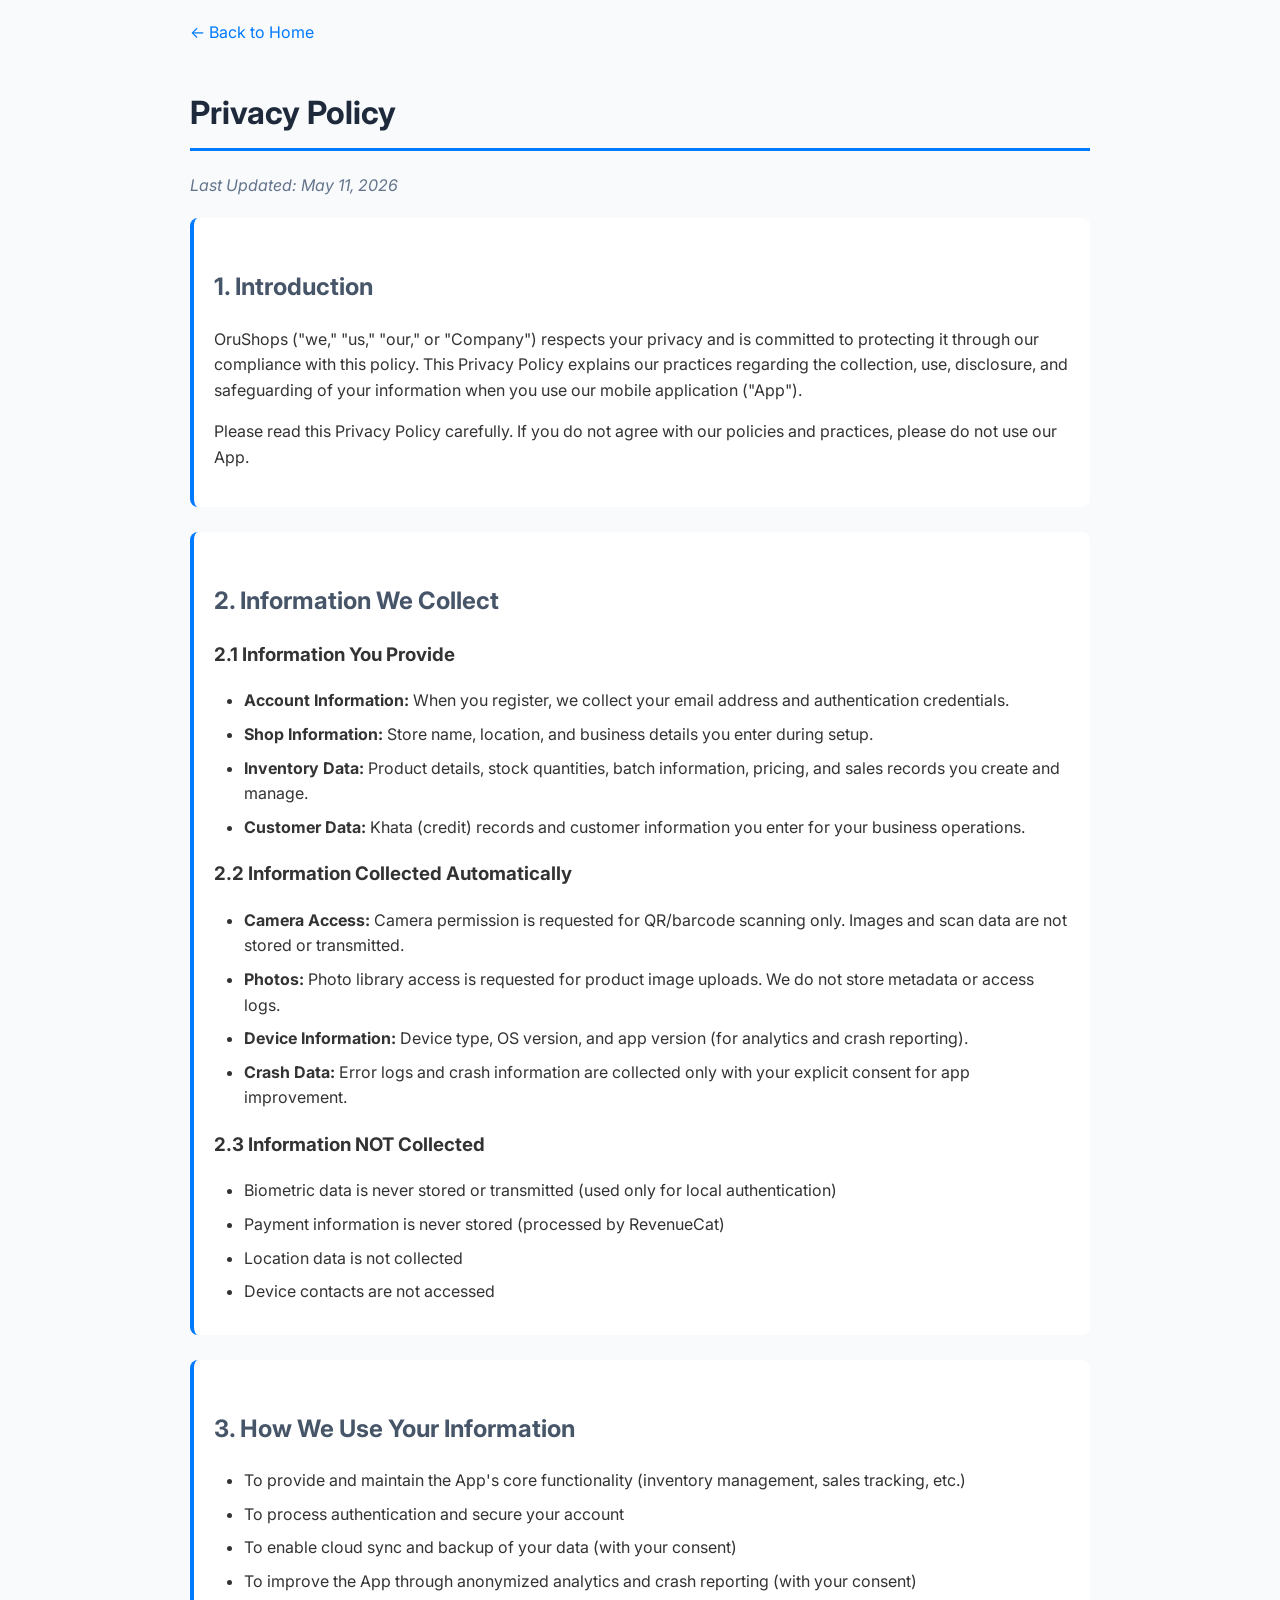
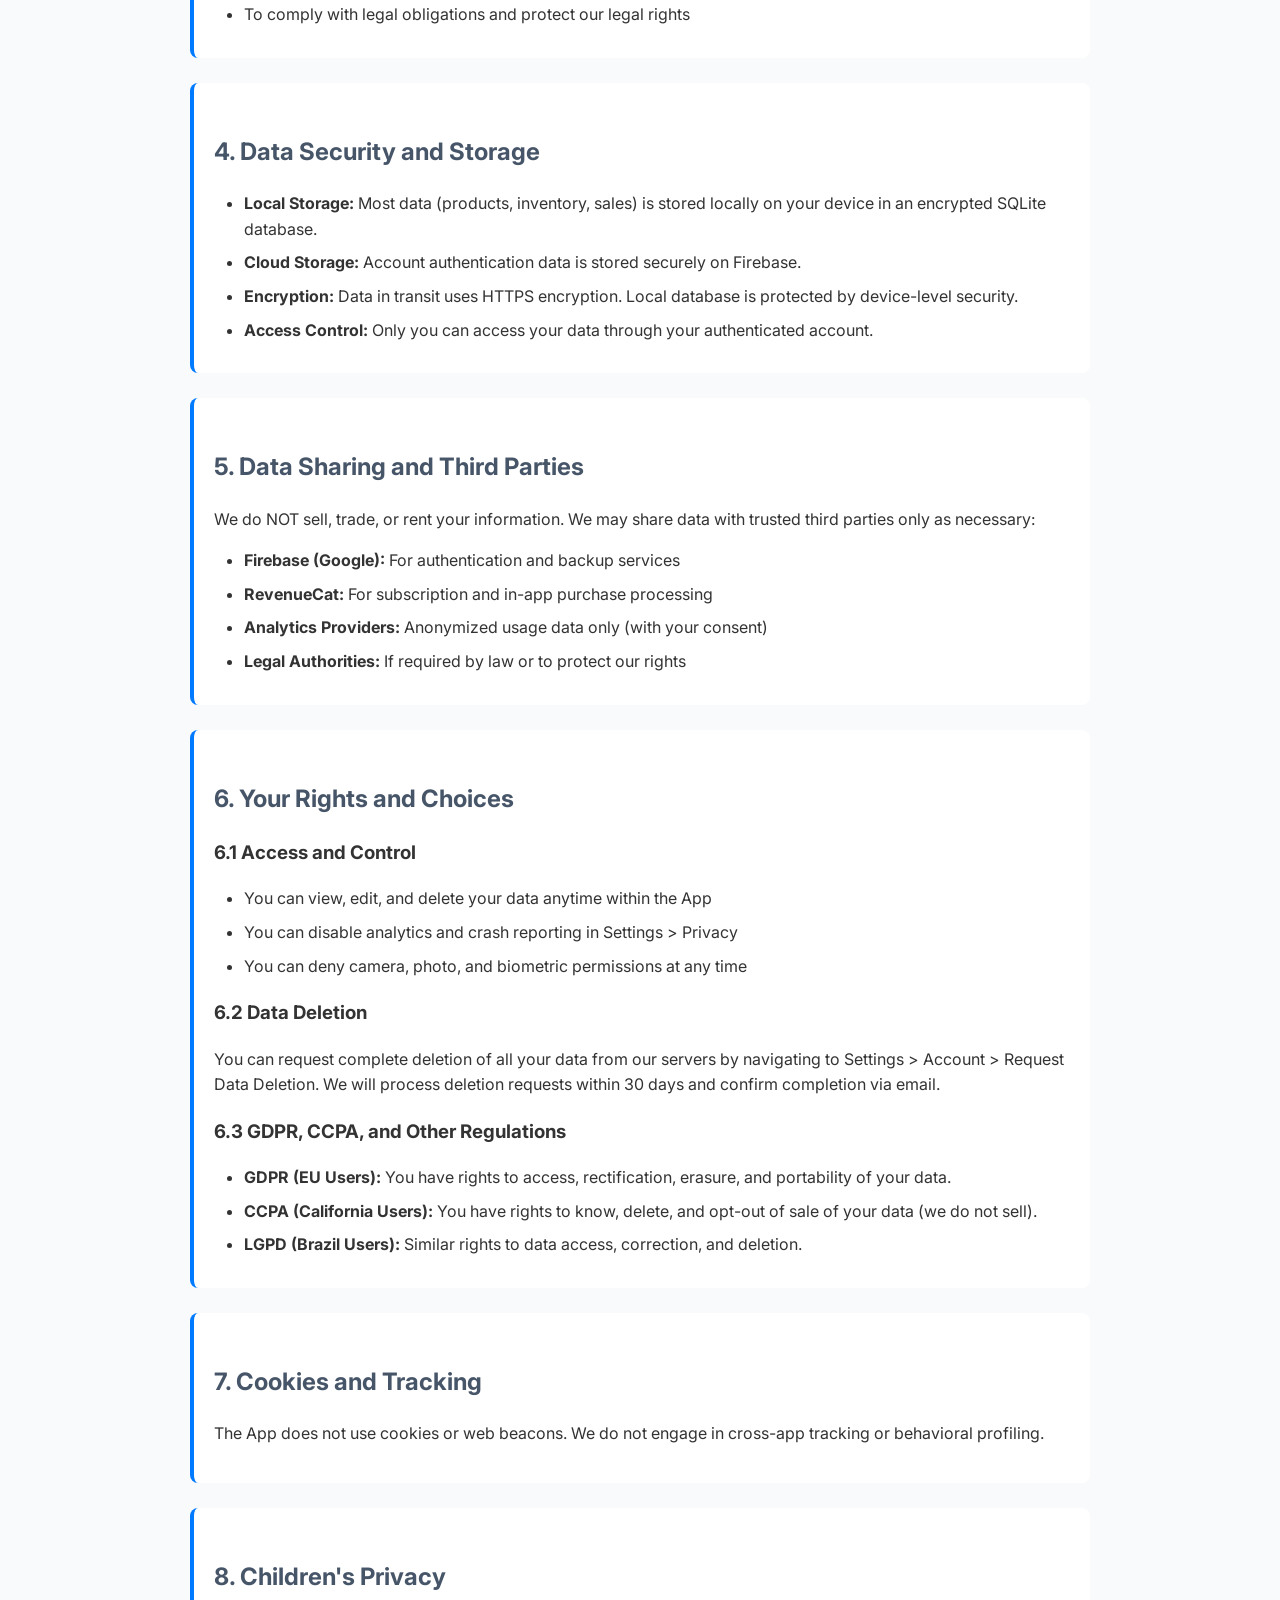
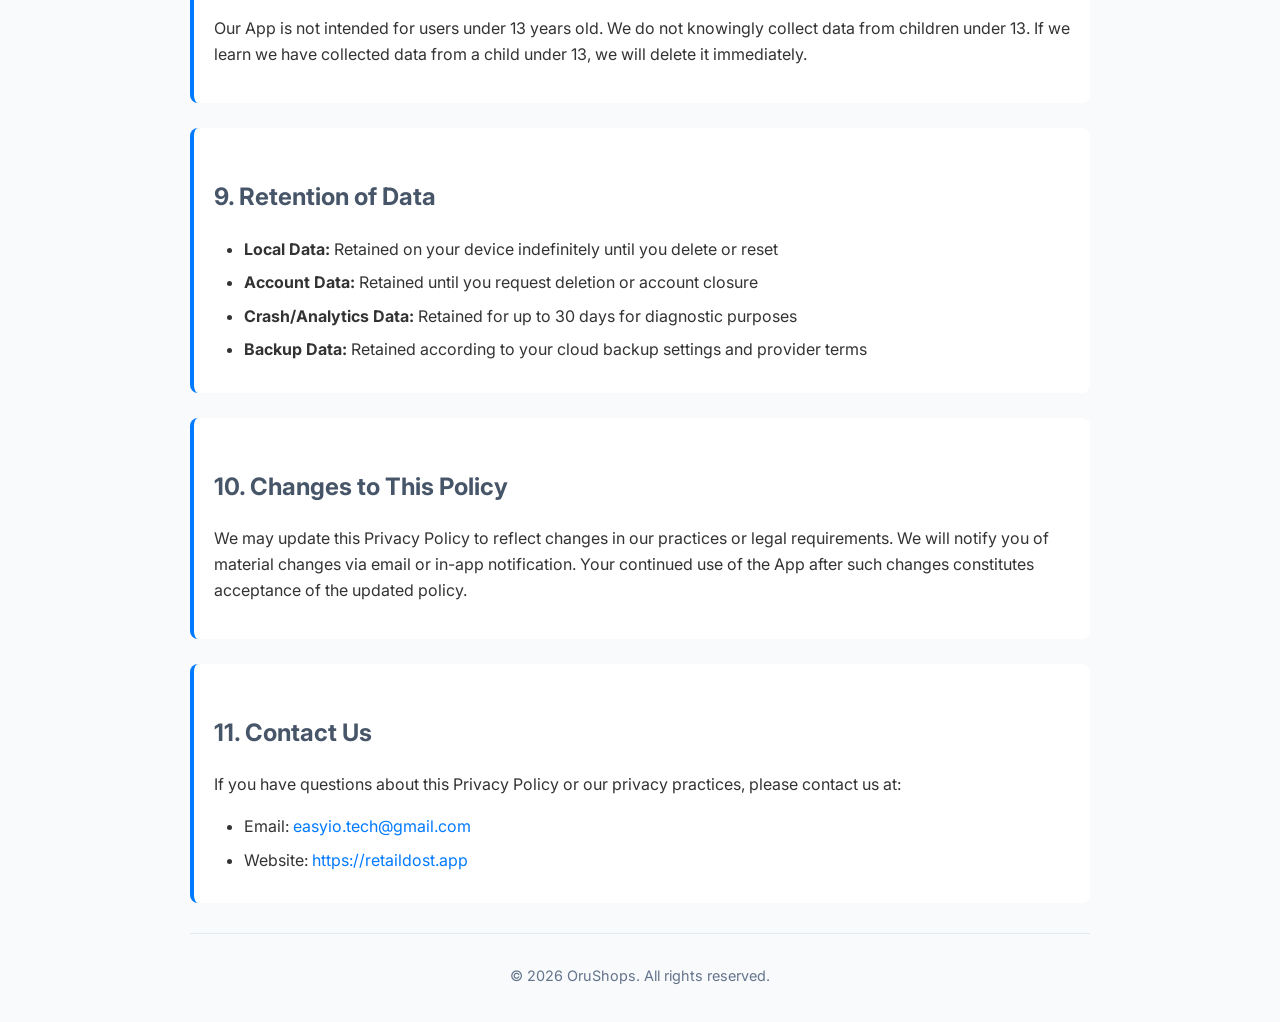
<file: privacy_policy.html>
<!DOCTYPE html>
<html lang="en">
<head>
    <meta charset="UTF-8">
    <meta name="viewport" content="width=device-width, initial-scale=1.0">
    <title>Privacy Policy - OruShops</title>
    <link href="https://fonts.googleapis.com/css2?family=Inter:wght@400;500;600;700&display=swap" rel="stylesheet">
    <style>
        body { font-family: 'Inter', -apple-system, BlinkMacSystemFont, "Segoe UI", Roboto, sans-serif; line-height: 1.6; max-width: 900px; margin: 0 auto; padding: 20px; color: #333; background-color: #F8FAFC; }
        h1 { color: #1E293B; border-bottom: 3px solid #007AFF; padding-bottom: 10px; }
        h2 { color: #475569; margin-top: 30px; }
        .last-updated { color: #64748B; font-style: italic; margin-bottom: 20px; }
        .section { margin-bottom: 25px; background: white; padding: 20px; border-radius: 8px; border-left: 4px solid #007AFF; }
        ul { margin: 10px 0; padding-left: 30px; }
        li { margin-bottom: 8px; }
        a { color: #007AFF; text-decoration: none; }
        a:hover { text-decoration: underline; }
        .back-link { display: inline-block; margin-bottom: 20px; color: #007AFF; text-decoration: none; }
        .back-link:hover { text-decoration: underline; }
    </style>
</head>
<body>
    <a href="index.html" class="back-link">← Back to Home</a>
    <h1>Privacy Policy</h1>
    <p class="last-updated">Last Updated: May 11, 2026</p>

    <div class="section">
        <h2>1. Introduction</h2>
        <p>OruShops ("we," "us," "our," or "Company") respects your privacy and is committed to protecting it through our compliance with this policy. This Privacy Policy explains our practices regarding the collection, use, disclosure, and safeguarding of your information when you use our mobile application ("App").</p>
        <p>Please read this Privacy Policy carefully. If you do not agree with our policies and practices, please do not use our App.</p>
    </div>

    <div class="section">
        <h2>2. Information We Collect</h2>
        <h3>2.1 Information You Provide</h3>
        <ul>
            <li><strong>Account Information:</strong> When you register, we collect your email address and authentication credentials.</li>
            <li><strong>Shop Information:</strong> Store name, location, and business details you enter during setup.</li>
            <li><strong>Inventory Data:</strong> Product details, stock quantities, batch information, pricing, and sales records you create and manage.</li>
            <li><strong>Customer Data:</strong> Khata (credit) records and customer information you enter for your business operations.</li>
        </ul>

        <h3>2.2 Information Collected Automatically</h3>
        <ul>
            <li><strong>Camera Access:</strong> Camera permission is requested for QR/barcode scanning only. Images and scan data are not stored or transmitted.</li>
            <li><strong>Photos:</strong> Photo library access is requested for product image uploads. We do not store metadata or access logs.</li>
            <li><strong>Device Information:</strong> Device type, OS version, and app version (for analytics and crash reporting).</li>
            <li><strong>Crash Data:</strong> Error logs and crash information are collected only with your explicit consent for app improvement.</li>
        </ul>

        <h3>2.3 Information NOT Collected</h3>
        <ul>
            <li>Biometric data is never stored or transmitted (used only for local authentication)</li>
            <li>Payment information is never stored (processed by RevenueCat)</li>
            <li>Location data is not collected</li>
            <li>Device contacts are not accessed</li>
        </ul>
    </div>

    <div class="section">
        <h2>3. How We Use Your Information</h2>
        <ul>
            <li>To provide and maintain the App's core functionality (inventory management, sales tracking, etc.)</li>
            <li>To process authentication and secure your account</li>
            <li>To enable cloud sync and backup of your data (with your consent)</li>
            <li>To improve the App through anonymized analytics and crash reporting (with your consent)</li>
            <li>To comply with legal obligations and protect our legal rights</li>
        </ul>
    </div>

    <div class="section">
        <h2>4. Data Security and Storage</h2>
        <ul>
            <li><strong>Local Storage:</strong> Most data (products, inventory, sales) is stored locally on your device in an encrypted SQLite database.</li>
            <li><strong>Cloud Storage:</strong> Account authentication data is stored securely on Firebase.</li>
            <li><strong>Encryption:</strong> Data in transit uses HTTPS encryption. Local database is protected by device-level security.</li>
            <li><strong>Access Control:</strong> Only you can access your data through your authenticated account.</li>
        </ul>
    </div>

    <div class="section">
        <h2>5. Data Sharing and Third Parties</h2>
        <p>We do NOT sell, trade, or rent your information. We may share data with trusted third parties only as necessary:</p>
        <ul>
            <li><strong>Firebase (Google):</strong> For authentication and backup services</li>
            <li><strong>RevenueCat:</strong> For subscription and in-app purchase processing</li>
            <li><strong>Analytics Providers:</strong> Anonymized usage data only (with your consent)</li>
            <li><strong>Legal Authorities:</strong> If required by law or to protect our rights</li>
        </ul>
    </div>

    <div class="section">
        <h2>6. Your Rights and Choices</h2>
        <h3>6.1 Access and Control</h3>
        <ul>
            <li>You can view, edit, and delete your data anytime within the App</li>
            <li>You can disable analytics and crash reporting in Settings > Privacy</li>
            <li>You can deny camera, photo, and biometric permissions at any time</li>
        </ul>

        <h3>6.2 Data Deletion</h3>
        <p>You can request complete deletion of all your data from our servers by navigating to Settings > Account > Request Data Deletion. We will process deletion requests within 30 days and confirm completion via email.</p>

        <h3>6.3 GDPR, CCPA, and Other Regulations</h3>
        <ul>
            <li><strong>GDPR (EU Users):</strong> You have rights to access, rectification, erasure, and portability of your data.</li>
            <li><strong>CCPA (California Users):</strong> You have rights to know, delete, and opt-out of sale of your data (we do not sell).</li>
            <li><strong>LGPD (Brazil Users):</strong> Similar rights to data access, correction, and deletion.</li>
        </ul>
    </div>

    <div class="section">
        <h2>7. Cookies and Tracking</h2>
        <p>The App does not use cookies or web beacons. We do not engage in cross-app tracking or behavioral profiling.</p>
    </div>

    <div class="section">
        <h2>8. Children's Privacy</h2>
        <p>Our App is not intended for users under 13 years old. We do not knowingly collect data from children under 13. If we learn we have collected data from a child under 13, we will delete it immediately.</p>
    </div>

    <div class="section">
        <h2>9. Retention of Data</h2>
        <ul>
            <li><strong>Local Data:</strong> Retained on your device indefinitely until you delete or reset</li>
            <li><strong>Account Data:</strong> Retained until you request deletion or account closure</li>
            <li><strong>Crash/Analytics Data:</strong> Retained for up to 30 days for diagnostic purposes</li>
            <li><strong>Backup Data:</strong> Retained according to your cloud backup settings and provider terms</li>
        </ul>
    </div>

    <div class="section">
        <h2>10. Changes to This Policy</h2>
        <p>We may update this Privacy Policy to reflect changes in our practices or legal requirements. We will notify you of material changes via email or in-app notification. Your continued use of the App after such changes constitutes acceptance of the updated policy.</p>
    </div>

    <div class="section">
        <h2>11. Contact Us</h2>
        <p>If you have questions about this Privacy Policy or our privacy practices, please contact us at:</p>
        <ul>
            <li>Email: <a href="mailto:easyio.tech@gmail.com">easyio.tech@gmail.com</a></li>
            <li>Website: <a href="https://retaildost.app" target="_blank">https://retaildost.app</a></li>
        </ul>
    </div>

    <hr style="margin: 30px 0; border: none; border-top: 1px solid #E2E8F0;">
    <p style="font-size: 0.9em; color: #64748B; text-align: center;">© 2026 OruShops. All rights reserved.</p>
</body>
</html>
</file>
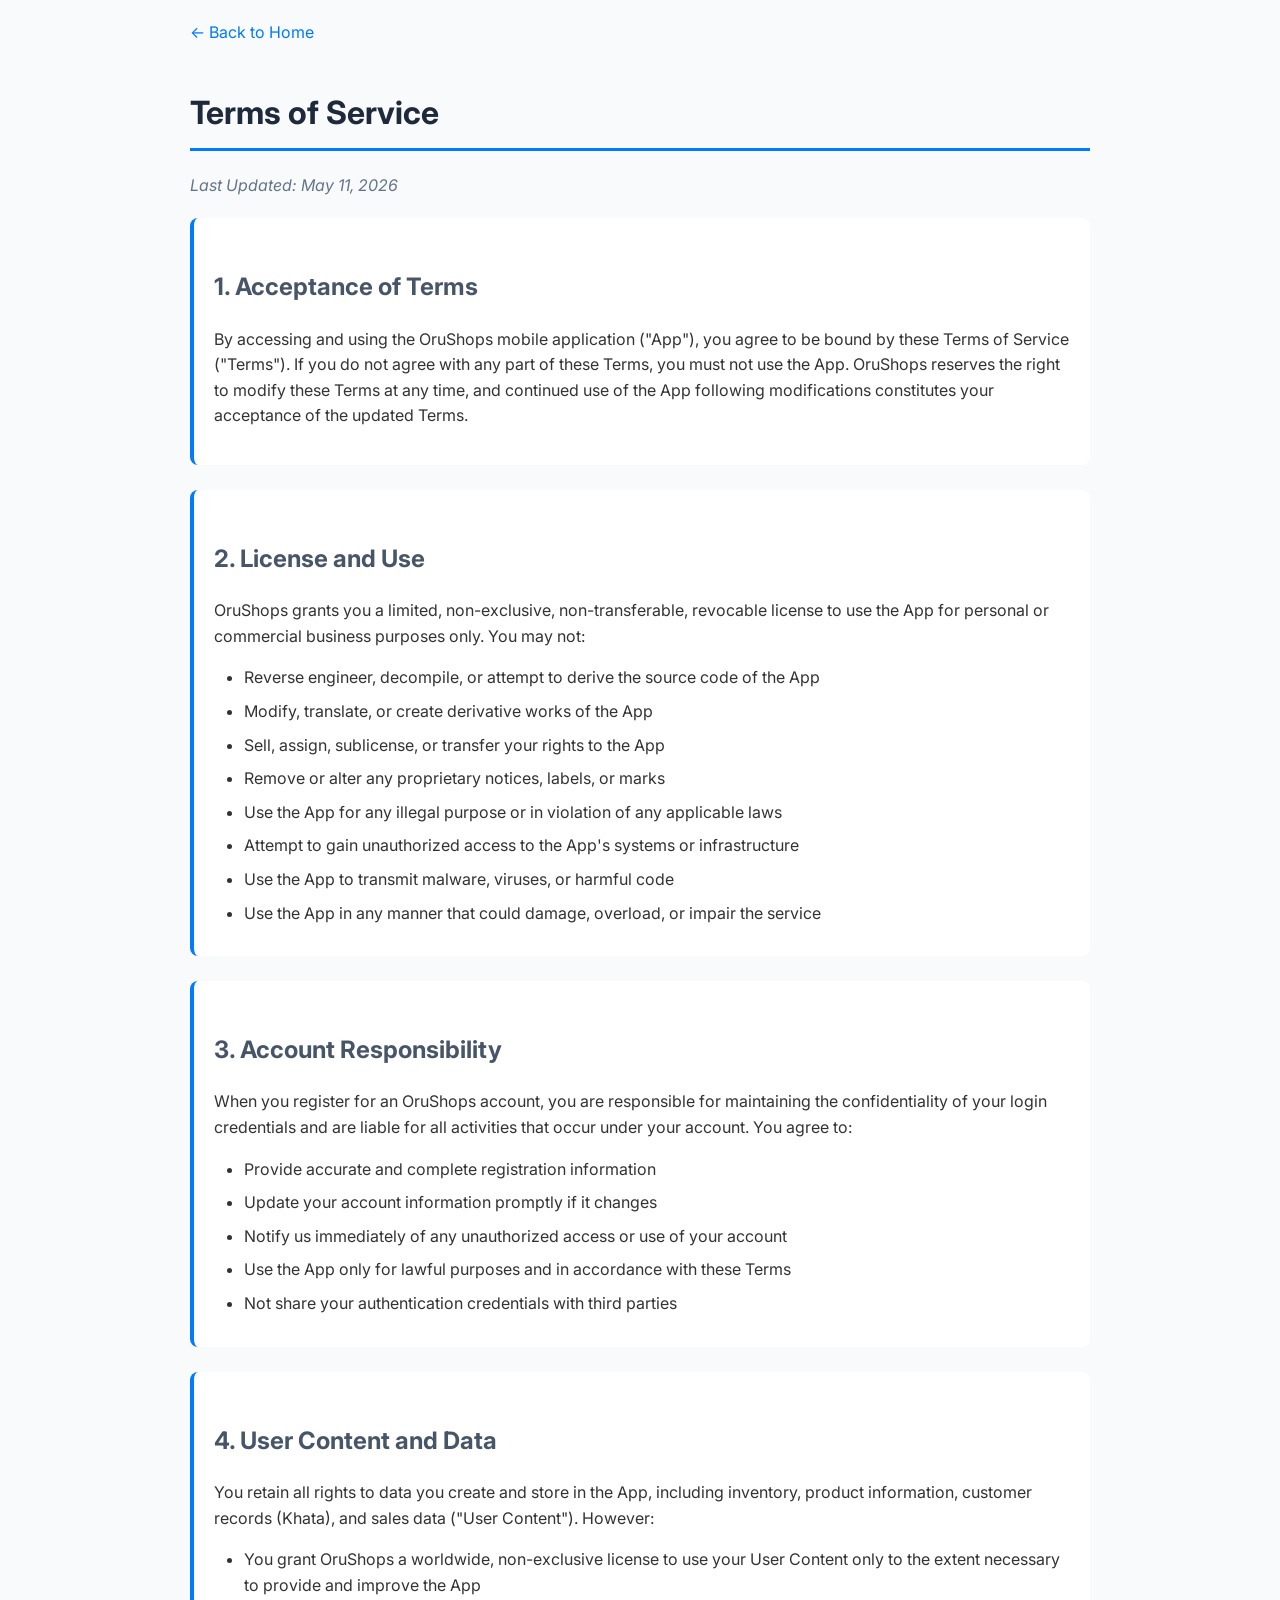
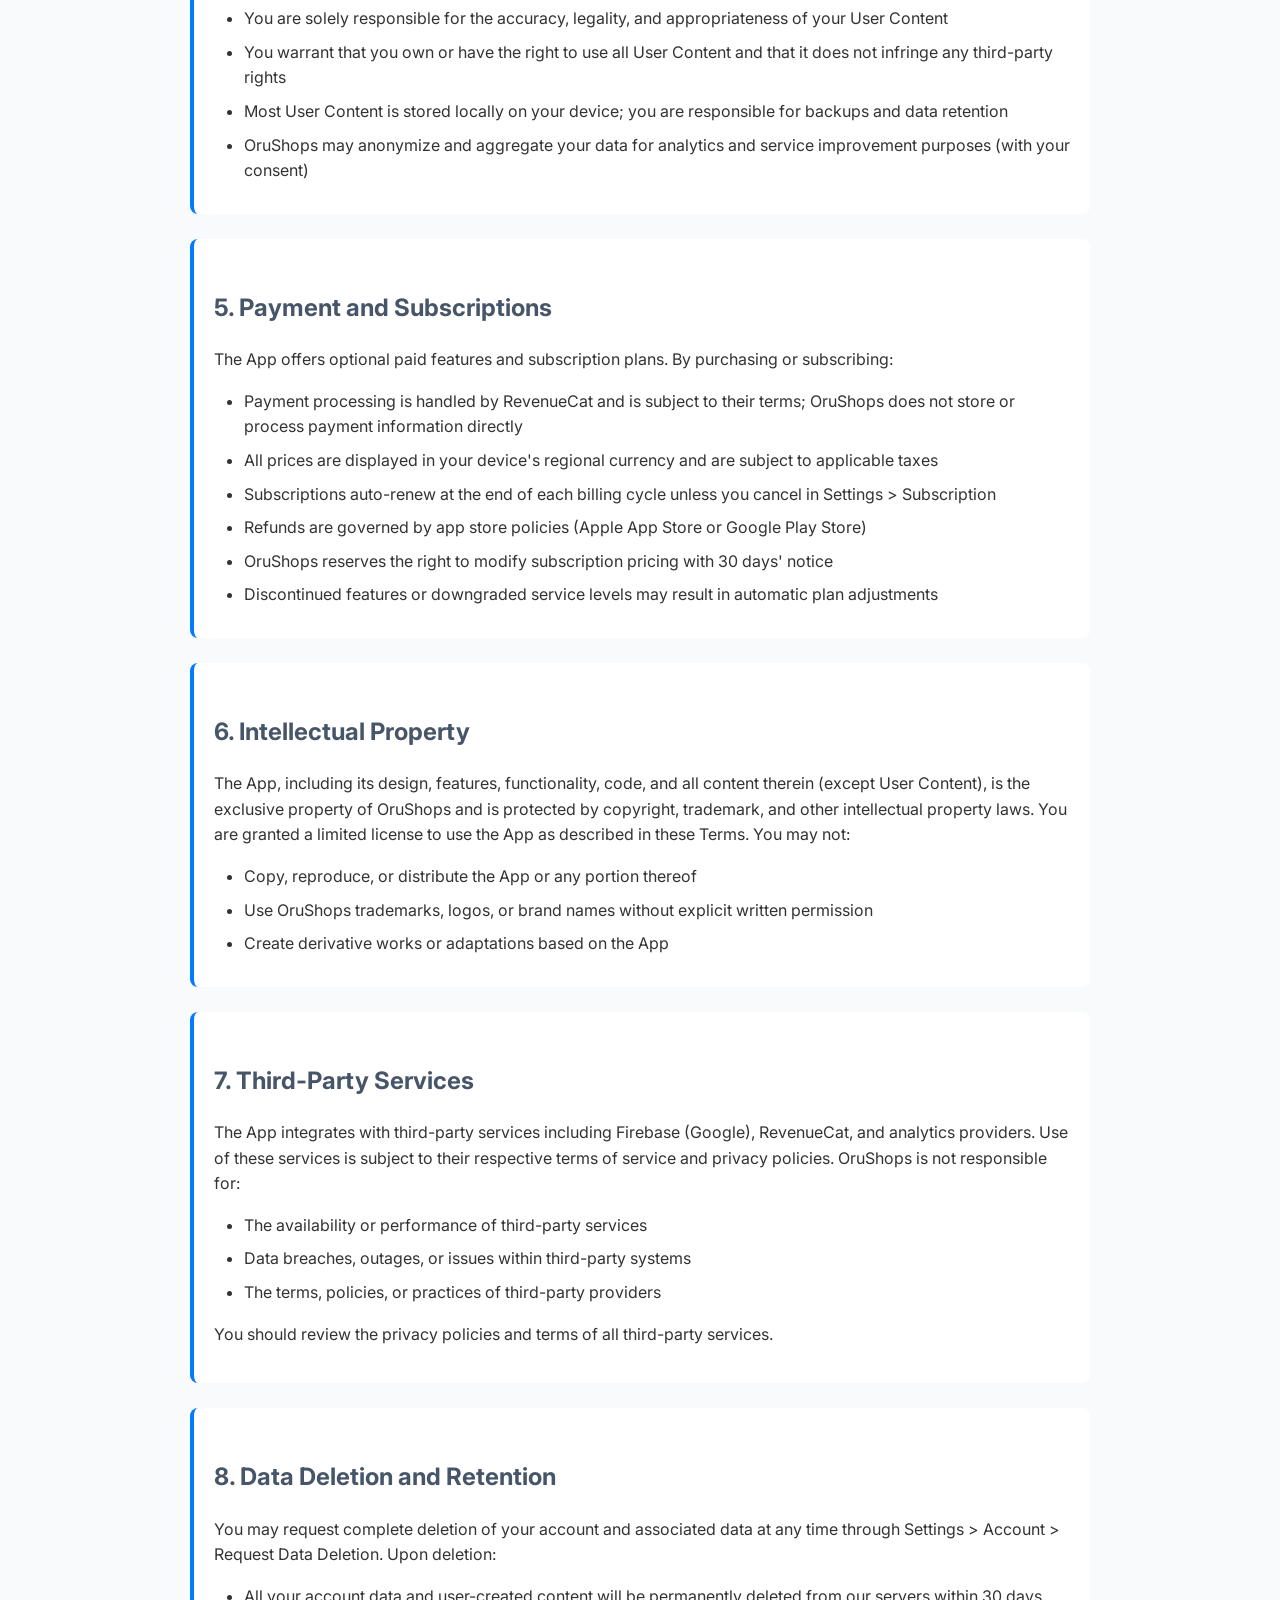
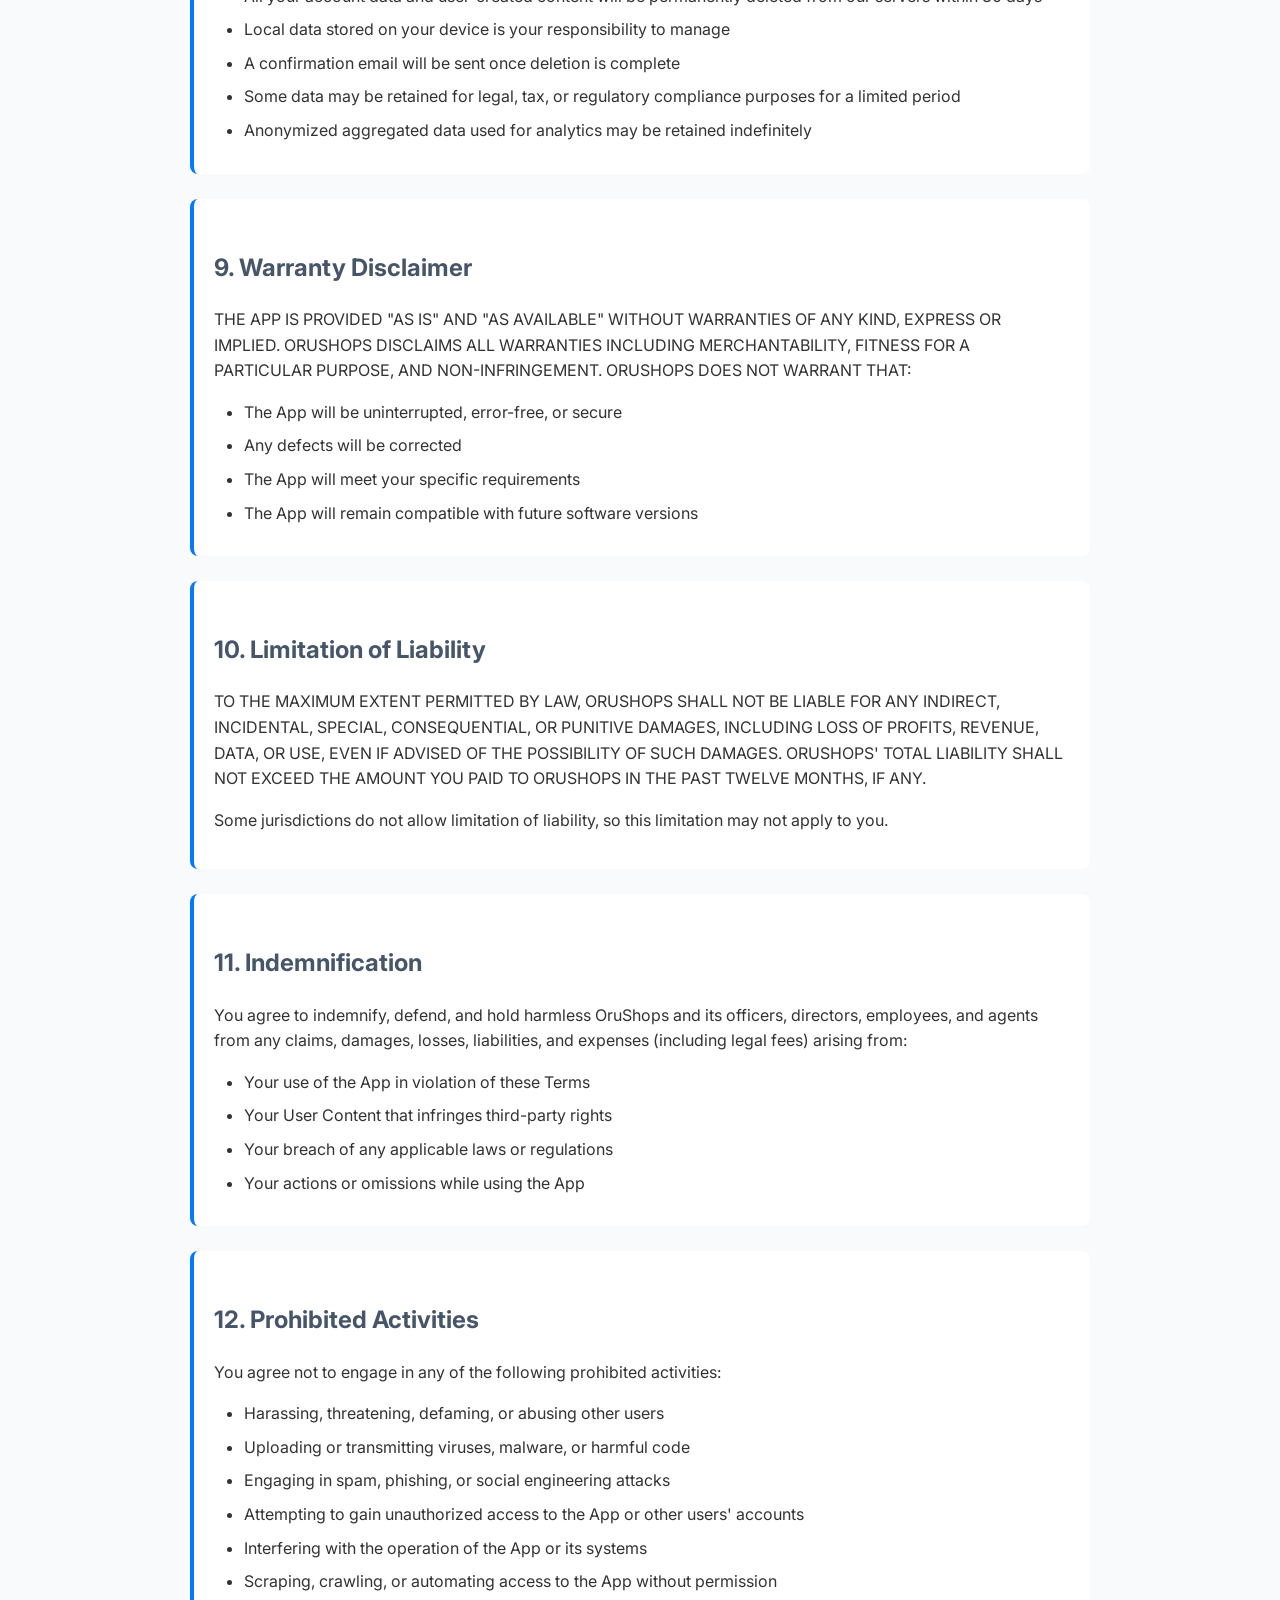
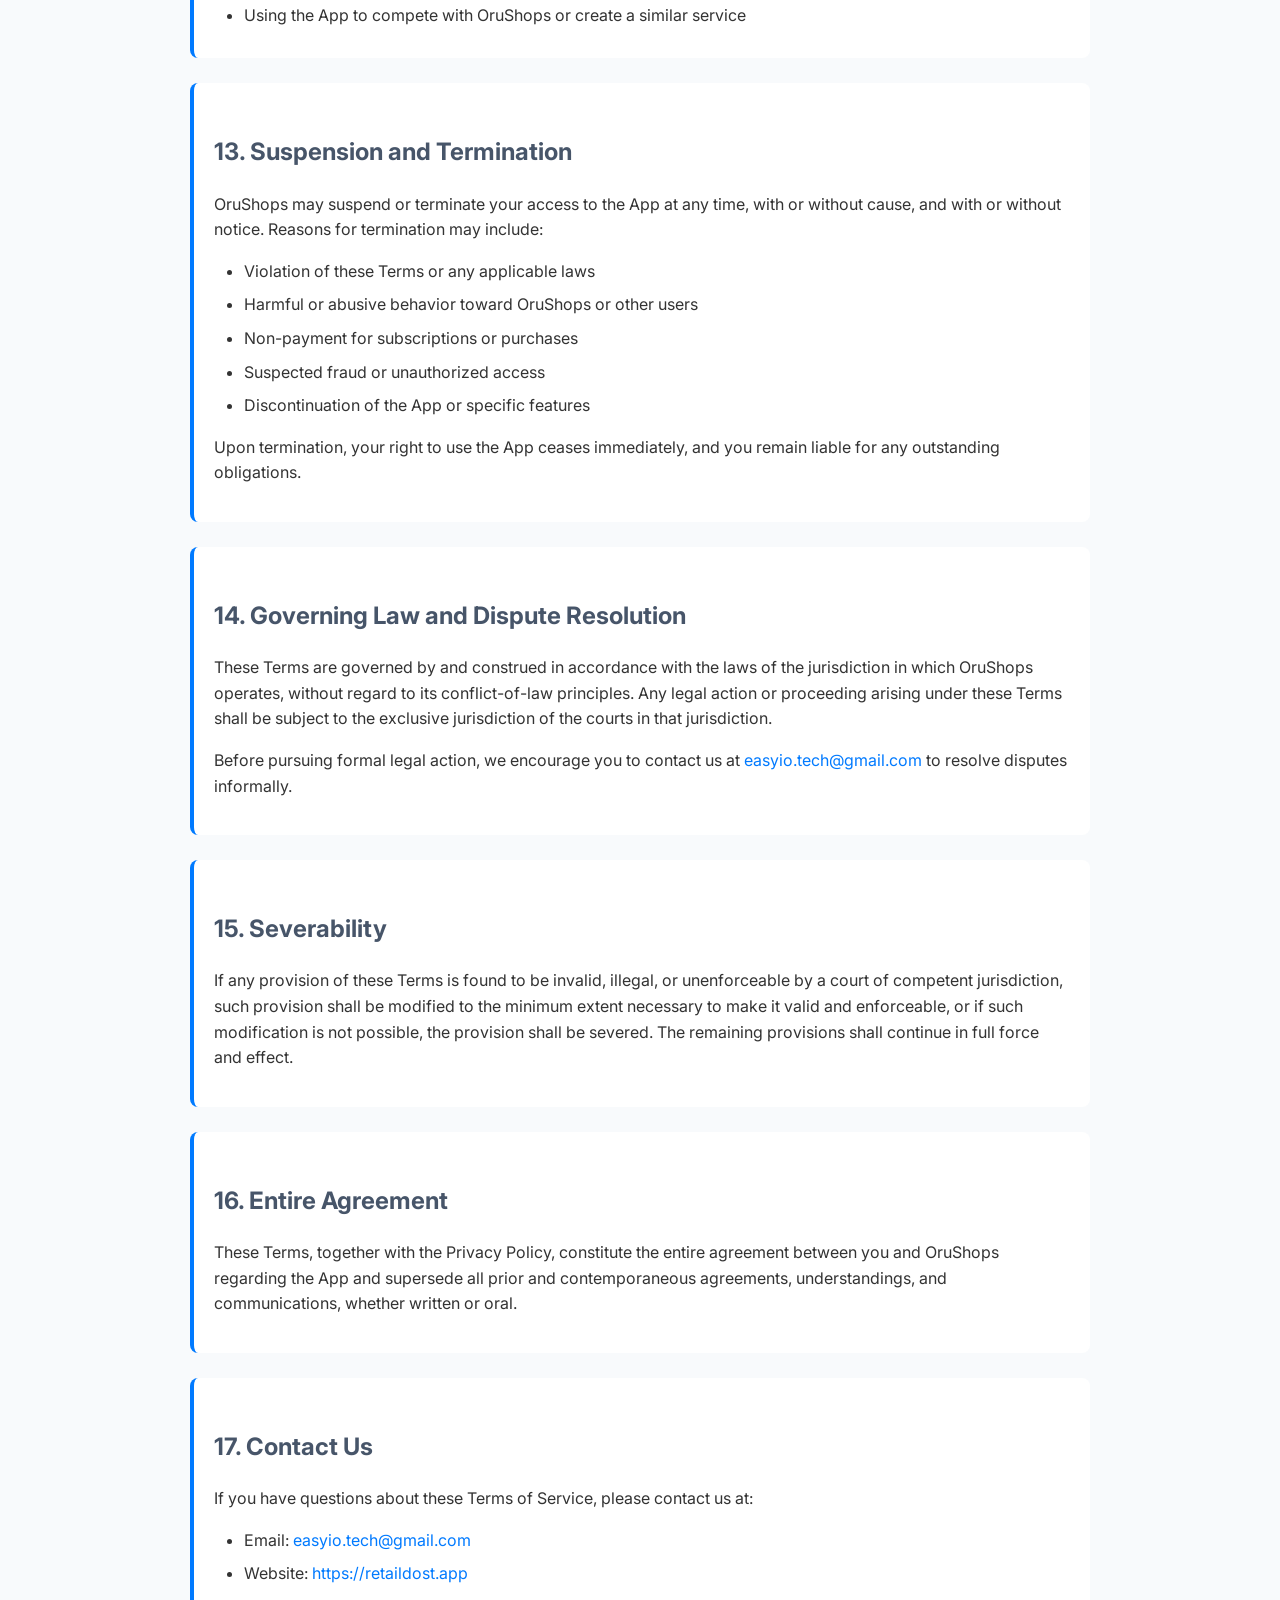
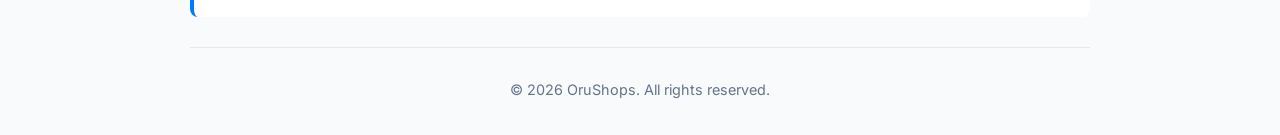
<file: terms_of_service.html>
<!DOCTYPE html>
<html lang="en">
<head>
    <meta charset="UTF-8">
    <meta name="viewport" content="width=device-width, initial-scale=1.0">
    <title>Terms of Service - OruShops</title>
    <link href="https://fonts.googleapis.com/css2?family=Inter:wght@400;500;600;700&display=swap" rel="stylesheet">
    <style>
        body { font-family: 'Inter', -apple-system, BlinkMacSystemFont, "Segoe UI", Roboto, sans-serif; line-height: 1.6; max-width: 900px; margin: 0 auto; padding: 20px; color: #333; background-color: #F8FAFC; }
        h1 { color: #1E293B; border-bottom: 3px solid #007AFF; padding-bottom: 10px; }
        h2 { color: #475569; margin-top: 30px; }
        .last-updated { color: #64748B; font-style: italic; margin-bottom: 20px; }
        .section { margin-bottom: 25px; background: white; padding: 20px; border-radius: 8px; border-left: 4px solid #007AFF; }
        ul { margin: 10px 0; padding-left: 30px; }
        li { margin-bottom: 8px; }
        a { color: #007AFF; text-decoration: none; }
        a:hover { text-decoration: underline; }
        .back-link { display: inline-block; margin-bottom: 20px; color: #007AFF; text-decoration: none; }
        .back-link:hover { text-decoration: underline; }
    </style>
</head>
<body>
    <a href="index.html" class="back-link">← Back to Home</a>
    <h1>Terms of Service</h1>
    <p class="last-updated">Last Updated: May 11, 2026</p>

    <div class="section">
        <h2>1. Acceptance of Terms</h2>
        <p>By accessing and using the OruShops mobile application ("App"), you agree to be bound by these Terms of Service ("Terms"). If you do not agree with any part of these Terms, you must not use the App. OruShops reserves the right to modify these Terms at any time, and continued use of the App following modifications constitutes your acceptance of the updated Terms.</p>
    </div>

    <div class="section">
        <h2>2. License and Use</h2>
        <p>OruShops grants you a limited, non-exclusive, non-transferable, revocable license to use the App for personal or commercial business purposes only. You may not:</p>
        <ul>
            <li>Reverse engineer, decompile, or attempt to derive the source code of the App</li>
            <li>Modify, translate, or create derivative works of the App</li>
            <li>Sell, assign, sublicense, or transfer your rights to the App</li>
            <li>Remove or alter any proprietary notices, labels, or marks</li>
            <li>Use the App for any illegal purpose or in violation of any applicable laws</li>
            <li>Attempt to gain unauthorized access to the App's systems or infrastructure</li>
            <li>Use the App to transmit malware, viruses, or harmful code</li>
            <li>Use the App in any manner that could damage, overload, or impair the service</li>
        </ul>
    </div>

    <div class="section">
        <h2>3. Account Responsibility</h2>
        <p>When you register for an OruShops account, you are responsible for maintaining the confidentiality of your login credentials and are liable for all activities that occur under your account. You agree to:</p>
        <ul>
            <li>Provide accurate and complete registration information</li>
            <li>Update your account information promptly if it changes</li>
            <li>Notify us immediately of any unauthorized access or use of your account</li>
            <li>Use the App only for lawful purposes and in accordance with these Terms</li>
            <li>Not share your authentication credentials with third parties</li>
        </ul>
    </div>

    <div class="section">
        <h2>4. User Content and Data</h2>
        <p>You retain all rights to data you create and store in the App, including inventory, product information, customer records (Khata), and sales data ("User Content"). However:</p>
        <ul>
            <li>You grant OruShops a worldwide, non-exclusive license to use your User Content only to the extent necessary to provide and improve the App</li>
            <li>You are solely responsible for the accuracy, legality, and appropriateness of your User Content</li>
            <li>You warrant that you own or have the right to use all User Content and that it does not infringe any third-party rights</li>
            <li>Most User Content is stored locally on your device; you are responsible for backups and data retention</li>
            <li>OruShops may anonymize and aggregate your data for analytics and service improvement purposes (with your consent)</li>
        </ul>
    </div>

    <div class="section">
        <h2>5. Payment and Subscriptions</h2>
        <p>The App offers optional paid features and subscription plans. By purchasing or subscribing:</p>
        <ul>
            <li>Payment processing is handled by RevenueCat and is subject to their terms; OruShops does not store or process payment information directly</li>
            <li>All prices are displayed in your device's regional currency and are subject to applicable taxes</li>
            <li>Subscriptions auto-renew at the end of each billing cycle unless you cancel in Settings > Subscription</li>
            <li>Refunds are governed by app store policies (Apple App Store or Google Play Store)</li>
            <li>OruShops reserves the right to modify subscription pricing with 30 days' notice</li>
            <li>Discontinued features or downgraded service levels may result in automatic plan adjustments</li>
        </ul>
    </div>

    <div class="section">
        <h2>6. Intellectual Property</h2>
        <p>The App, including its design, features, functionality, code, and all content therein (except User Content), is the exclusive property of OruShops and is protected by copyright, trademark, and other intellectual property laws. You are granted a limited license to use the App as described in these Terms. You may not:</p>
        <ul>
            <li>Copy, reproduce, or distribute the App or any portion thereof</li>
            <li>Use OruShops trademarks, logos, or brand names without explicit written permission</li>
            <li>Create derivative works or adaptations based on the App</li>
        </ul>
    </div>

    <div class="section">
        <h2>7. Third-Party Services</h2>
        <p>The App integrates with third-party services including Firebase (Google), RevenueCat, and analytics providers. Use of these services is subject to their respective terms of service and privacy policies. OruShops is not responsible for:</p>
        <ul>
            <li>The availability or performance of third-party services</li>
            <li>Data breaches, outages, or issues within third-party systems</li>
            <li>The terms, policies, or practices of third-party providers</li>
        </ul>
        <p>You should review the privacy policies and terms of all third-party services.</p>
    </div>

    <div class="section">
        <h2>8. Data Deletion and Retention</h2>
        <p>You may request complete deletion of your account and associated data at any time through Settings > Account > Request Data Deletion. Upon deletion:</p>
        <ul>
            <li>All your account data and user-created content will be permanently deleted from our servers within 30 days</li>
            <li>Local data stored on your device is your responsibility to manage</li>
            <li>A confirmation email will be sent once deletion is complete</li>
            <li>Some data may be retained for legal, tax, or regulatory compliance purposes for a limited period</li>
            <li>Anonymized aggregated data used for analytics may be retained indefinitely</li>
        </ul>
    </div>

    <div class="section">
        <h2>9. Warranty Disclaimer</h2>
        <p>THE APP IS PROVIDED "AS IS" AND "AS AVAILABLE" WITHOUT WARRANTIES OF ANY KIND, EXPRESS OR IMPLIED. ORUSHOPS DISCLAIMS ALL WARRANTIES INCLUDING MERCHANTABILITY, FITNESS FOR A PARTICULAR PURPOSE, AND NON-INFRINGEMENT. ORUSHOPS DOES NOT WARRANT THAT:</p>
        <ul>
            <li>The App will be uninterrupted, error-free, or secure</li>
            <li>Any defects will be corrected</li>
            <li>The App will meet your specific requirements</li>
            <li>The App will remain compatible with future software versions</li>
        </ul>
    </div>

    <div class="section">
        <h2>10. Limitation of Liability</h2>
        <p>TO THE MAXIMUM EXTENT PERMITTED BY LAW, ORUSHOPS SHALL NOT BE LIABLE FOR ANY INDIRECT, INCIDENTAL, SPECIAL, CONSEQUENTIAL, OR PUNITIVE DAMAGES, INCLUDING LOSS OF PROFITS, REVENUE, DATA, OR USE, EVEN IF ADVISED OF THE POSSIBILITY OF SUCH DAMAGES. ORUSHOPS' TOTAL LIABILITY SHALL NOT EXCEED THE AMOUNT YOU PAID TO ORUSHOPS IN THE PAST TWELVE MONTHS, IF ANY.</p>
        <p>Some jurisdictions do not allow limitation of liability, so this limitation may not apply to you.</p>
    </div>

    <div class="section">
        <h2>11. Indemnification</h2>
        <p>You agree to indemnify, defend, and hold harmless OruShops and its officers, directors, employees, and agents from any claims, damages, losses, liabilities, and expenses (including legal fees) arising from:</p>
        <ul>
            <li>Your use of the App in violation of these Terms</li>
            <li>Your User Content that infringes third-party rights</li>
            <li>Your breach of any applicable laws or regulations</li>
            <li>Your actions or omissions while using the App</li>
        </ul>
    </div>

    <div class="section">
        <h2>12. Prohibited Activities</h2>
        <p>You agree not to engage in any of the following prohibited activities:</p>
        <ul>
            <li>Harassing, threatening, defaming, or abusing other users</li>
            <li>Uploading or transmitting viruses, malware, or harmful code</li>
            <li>Engaging in spam, phishing, or social engineering attacks</li>
            <li>Attempting to gain unauthorized access to the App or other users' accounts</li>
            <li>Interfering with the operation of the App or its systems</li>
            <li>Scraping, crawling, or automating access to the App without permission</li>
            <li>Using the App to compete with OruShops or create a similar service</li>
        </ul>
    </div>

    <div class="section">
        <h2>13. Suspension and Termination</h2>
        <p>OruShops may suspend or terminate your access to the App at any time, with or without cause, and with or without notice. Reasons for termination may include:</p>
        <ul>
            <li>Violation of these Terms or any applicable laws</li>
            <li>Harmful or abusive behavior toward OruShops or other users</li>
            <li>Non-payment for subscriptions or purchases</li>
            <li>Suspected fraud or unauthorized access</li>
            <li>Discontinuation of the App or specific features</li>
        </ul>
        <p>Upon termination, your right to use the App ceases immediately, and you remain liable for any outstanding obligations.</p>
    </div>

    <div class="section">
        <h2>14. Governing Law and Dispute Resolution</h2>
        <p>These Terms are governed by and construed in accordance with the laws of the jurisdiction in which OruShops operates, without regard to its conflict-of-law principles. Any legal action or proceeding arising under these Terms shall be subject to the exclusive jurisdiction of the courts in that jurisdiction.</p>
        <p>Before pursuing formal legal action, we encourage you to contact us at <a href="mailto:easyio.tech@gmail.com">easyio.tech@gmail.com</a> to resolve disputes informally.</p>
    </div>

    <div class="section">
        <h2>15. Severability</h2>
        <p>If any provision of these Terms is found to be invalid, illegal, or unenforceable by a court of competent jurisdiction, such provision shall be modified to the minimum extent necessary to make it valid and enforceable, or if such modification is not possible, the provision shall be severed. The remaining provisions shall continue in full force and effect.</p>
    </div>

    <div class="section">
        <h2>16. Entire Agreement</h2>
        <p>These Terms, together with the Privacy Policy, constitute the entire agreement between you and OruShops regarding the App and supersede all prior and contemporaneous agreements, understandings, and communications, whether written or oral.</p>
    </div>

    <div class="section">
        <h2>17. Contact Us</h2>
        <p>If you have questions about these Terms of Service, please contact us at:</p>
        <ul>
            <li>Email: <a href="mailto:easyio.tech@gmail.com">easyio.tech@gmail.com</a></li>
            <li>Website: <a href="https://retaildost.app" target="_blank">https://retaildost.app</a></li>
        </ul>
    </div>

    <hr style="margin: 30px 0; border: none; border-top: 1px solid #E2E8F0;">
    <p style="font-size: 0.9em; color: #64748B; text-align: center;">© 2026 OruShops. All rights reserved.</p>
</body>
</html>
</file>
